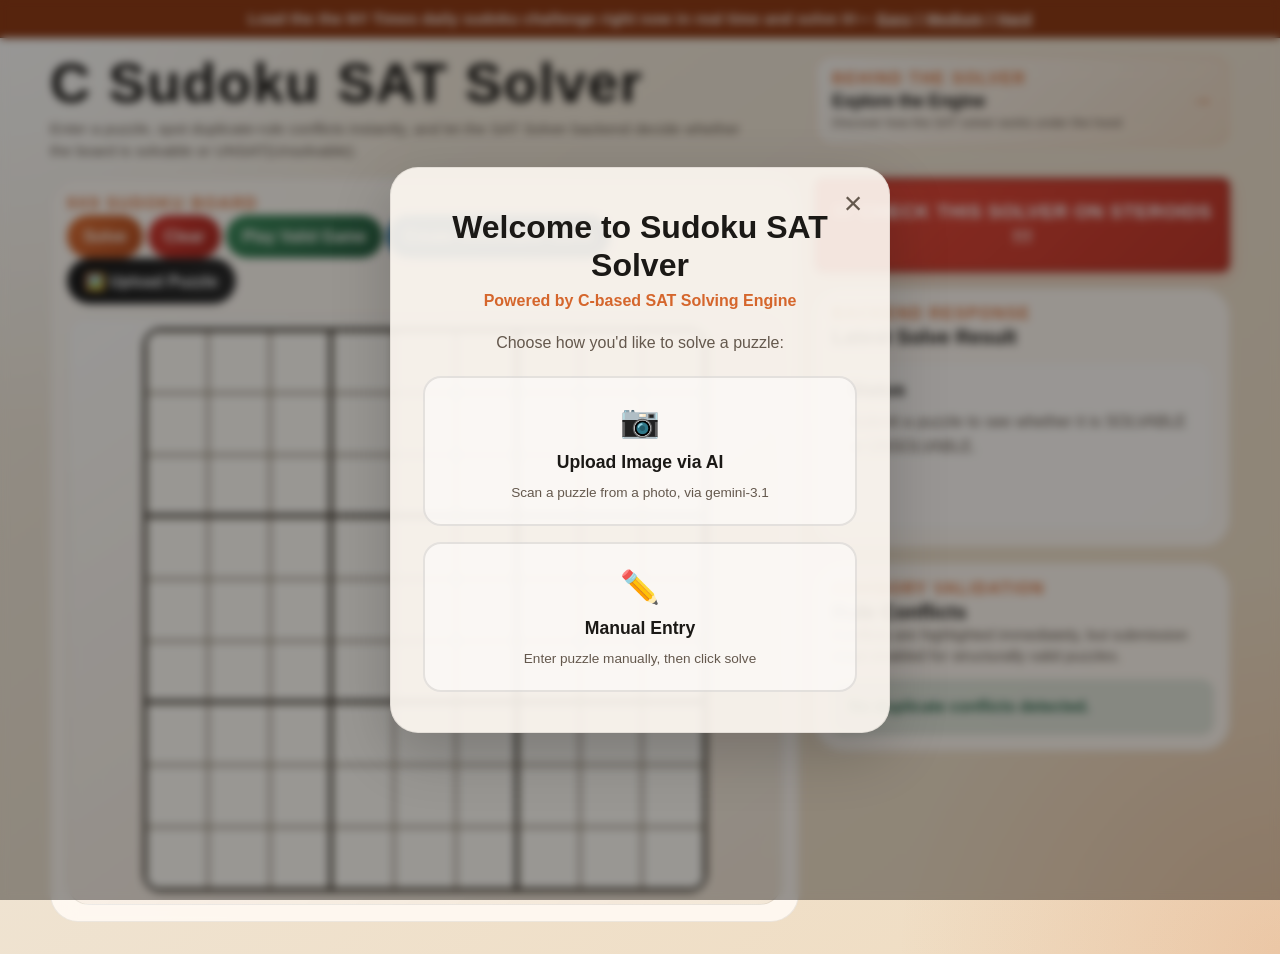
<file: sudoku_frontend/index.html>
﻿<!DOCTYPE html>
<html lang="en">

<head>
    <meta charset="UTF-8">
    <meta name="viewport" content="width=device-width, initial-scale=1.0">
    <title>Sudoku SAT Solver</title>
    <link rel="stylesheet" href="styles.css">
    <script>
        // Clear any animation states when page loads or returns from history
        window.addEventListener('pageshow', (event) => {
            document.body.classList.remove('page-flip-out');
            if (event.persisted) {
                // Page was restored from browser back button
                document.body.classList.add('page-flip-in');
                document.body.addEventListener('animationend', () => {
                    document.body.classList.remove('page-flip-in');
                }, { once: true });
            }
        });
        // Also clear on initial load
        document.body.classList.remove('page-flip-out');
    </script>
</head>

<body>
    <div class="nyt-challenge-banner">
        <span class="banner-text">Load the the NY Times daily sudoku challenge right now in real time and solve it!—
            <button id="ny-easy" class="difficulty-link">Easy</button> | <button id="ny-medium"
                class="difficulty-link">Medium</button> | <button id="ny-hard"
                class="difficulty-link">Hard</button></span>
    </div>

    <div class="page-shell">
        <header class="hero">
            <div class="hero-copy">
                <h1>C Sudoku SAT Solver</h1>
                <p class="hero-text">
                    Enter a puzzle, spot duplicate-rule conflicts instantly, and let the SAT Solver backend decide
                    whether the board is solvable or UNSAT(Unsolvable).
                </p>
            </div>
            <div class="hero-note">
                <div class="hero-note-content">
                    <p class="hero-note-label">Behind The Solver</p>
                    <h3 class="hero-note-title">Explore the Engine</h3>
                    <p class="hero-note-desc">Discover how the SAT solver works under the hood</p>
                </div>
                <div class="hero-note-icon">→</div>
            </div>
        </header>

        <main class="workspace">
            <section class="board-panel" aria-labelledby="board-title">
                <div class="panel-head">
                    <div>
                        <p class="panel-kicker">9x9 Sudoku Board</p>
                        <button id="solve-button" class="action-button primary" type="button">Solve</button>
                        <button id="clear-button" class="action-button danger" type="button">Clear</button>
                        <button id="sample-button" class="action-button positive" type="button">Play Valid Game</button>
                        <button id="sample-button-unsat" class="action-button info" type="button">Create Unsolvable
                            Game</button>
                        <button id="upload-puzzle-button" class="action-button upload-dark" type="button">🖼️ Upload
                            Puzzle</button>
                    </div>
                </div>

                <div class="board-frame">
                    <div id="sudoku-board" class="sudoku-board" role="grid" aria-label="Sudoku board"></div>
                </div>

            </section>

            <aside class="info-stack">
                <a href="async_demo.html" class="solver-steroids-btn">
                    !!! CHECK THIS SOLVER ON STEROIDS !!!
                </a>

                <section class="panel result-panel" aria-labelledby="result-title">
                    <div class="panel-head compact">
                        <div>
                            <p class="panel-kicker">Backend Response</p>
                            <h2 id="result-title">Latest Solve Result</h2>
                        </div>
                    </div>
                    <div id="result-box" class="result-box is-idle" role="status" aria-live="polite">
                        <p class="result-state">Enter a puzzle to solve or validate </p>
                        <p class="result-message">Submit a puzzle to see if it SOLVABLE, UNSOLVABLE or error
                            details here.</p>
                        <div class="result-meta" id="result-meta"></div>
                    </div>
                </section>

                <section class="panel advisory-panel" aria-labelledby="advisory-title">
                    <div class="panel-head compact">
                        <div>
                            <p class="panel-kicker">Advisory Validation</p>
                            <h2 id="advisory-title">Rule Conflicts</h2>
                            <p class="panel-copy">Conflicts are highlighted immediately, but submission stays enabled
                                for structurally valid puzzles.</p>
                        </div>
                    </div>
                    <div id="advisory-banner" class="status-banner status-ok" role="status" aria-live="polite">
                        No duplicate conflicts detected.
                    </div>
                    <ul id="advisory-list" class="message-list"></ul>
                </section>
            </aside>
        </main>

        <div id="welcome-modal" class="welcome-modal">
            <div class="modal-backdrop"></div>
            <div class="modal-content">
                <div class="modal-header">
                    <button id="modal-close-btn" class="modal-close-btn" type="button">&times;</button>
                    <h2>Welcome to Sudoku SAT Solver</h2>
                    <p class="modal-subtitle">Powered by C-based SAT Solving Engine</p>
                </div>
                <p class="modal-description">Choose how you'd like to solve a puzzle:</p>
                <div class="modal-buttons">
                    <button id="modal-upload-btn" class="modal-button upload-btn" type="button">
                        <span class="button-icon">📷</span>
                        <span class="button-text">Upload Image via AI</span>
                        <span class="button-subtext">Scan a puzzle from a photo, via gemini-3.1</span>
                    </button>
                    <button id="modal-manual-btn" class="modal-button manual-btn" type="button">
                        <span class="button-icon">✏️</span>
                        <span class="button-text">Manual Entry</span>
                        <span class="button-subtext">Enter puzzle manually, then click solve</span>
                    </button>
                </div>
            </div>
        </div>

        <div id="loading-modal" class="loading-modal">
            <div class="modal-backdrop"></div>
            <div class="loading-content">
                <div class="spinner"></div>
                <p class="loading-text">Loading image and extracting via Gemini 2.5 Flash Lite. This may take upto 20seconds. <br>Accuracy may vary, please correct any red cells(conflicts) by deleting them and then clicking solve.. </p>
            </div>
        </div>
    </div>

    <script src="sudoku.js"></script>
</body>

</html>
</file>
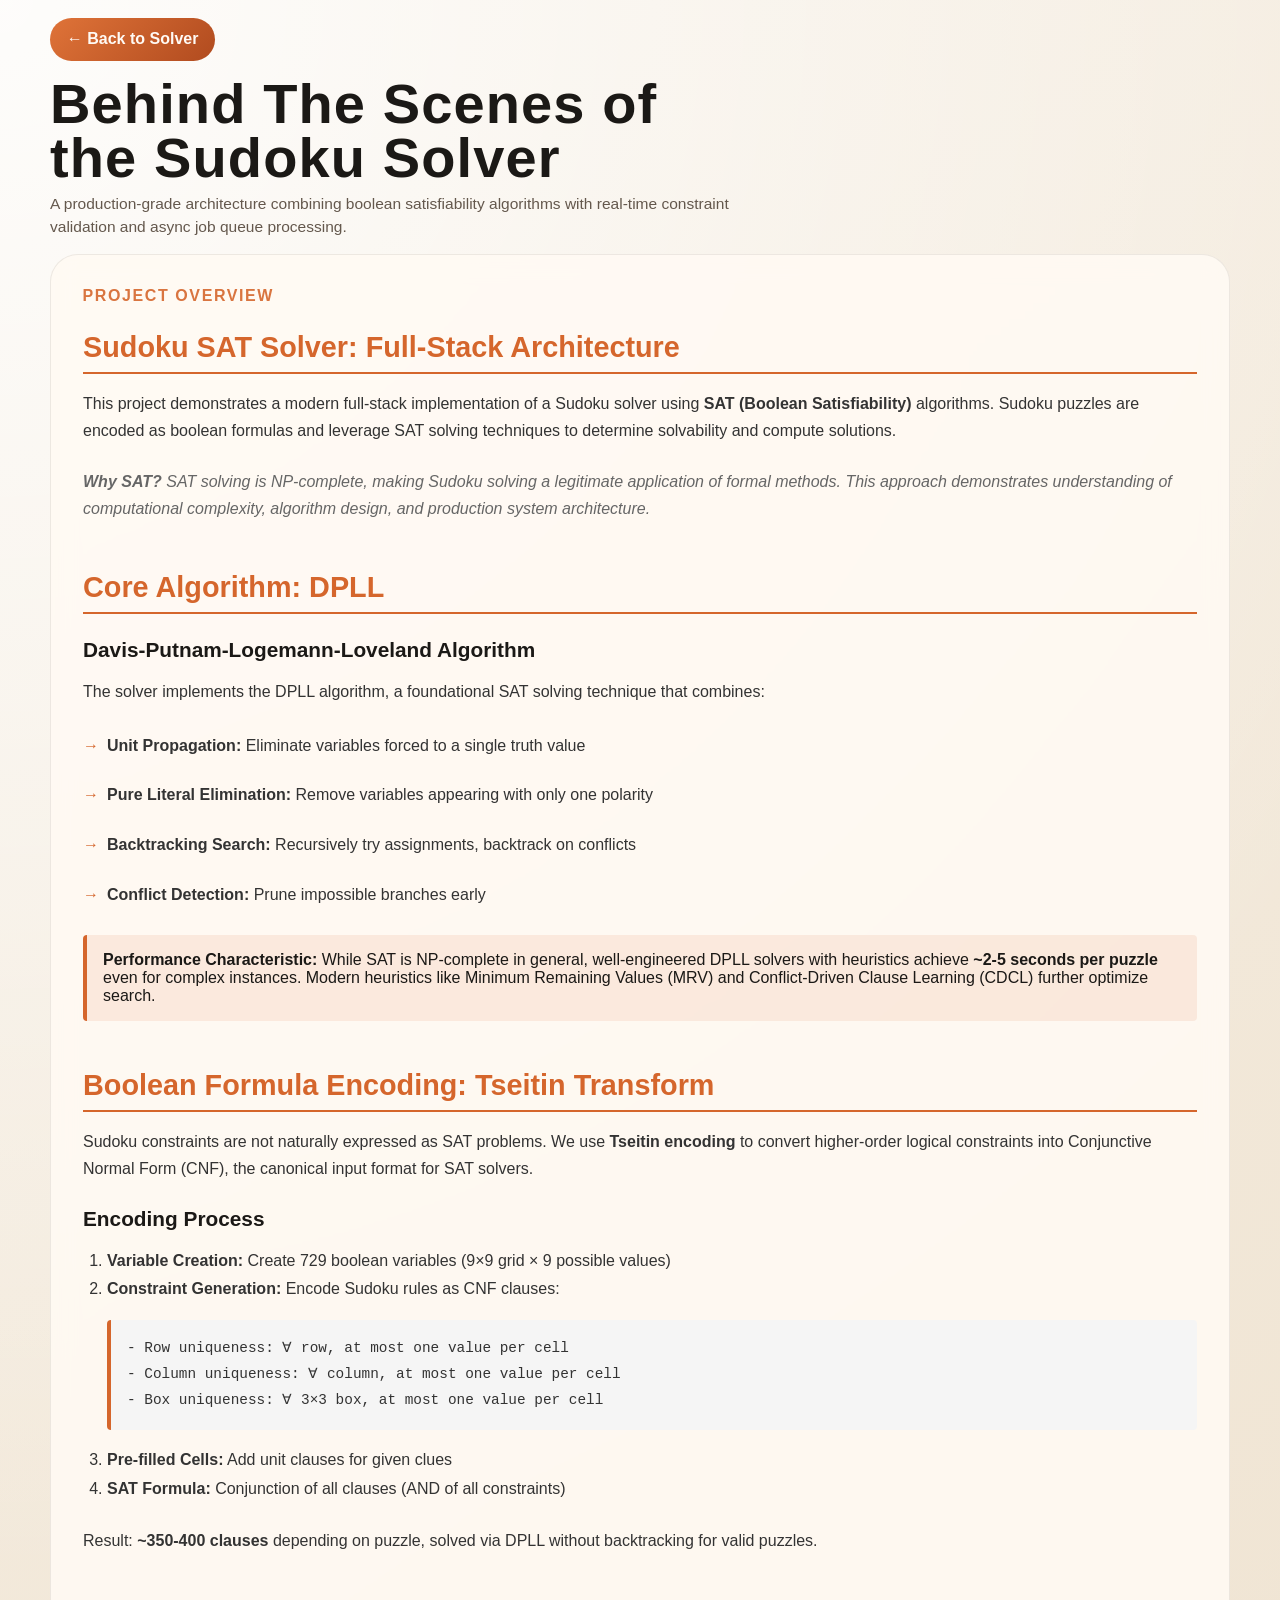
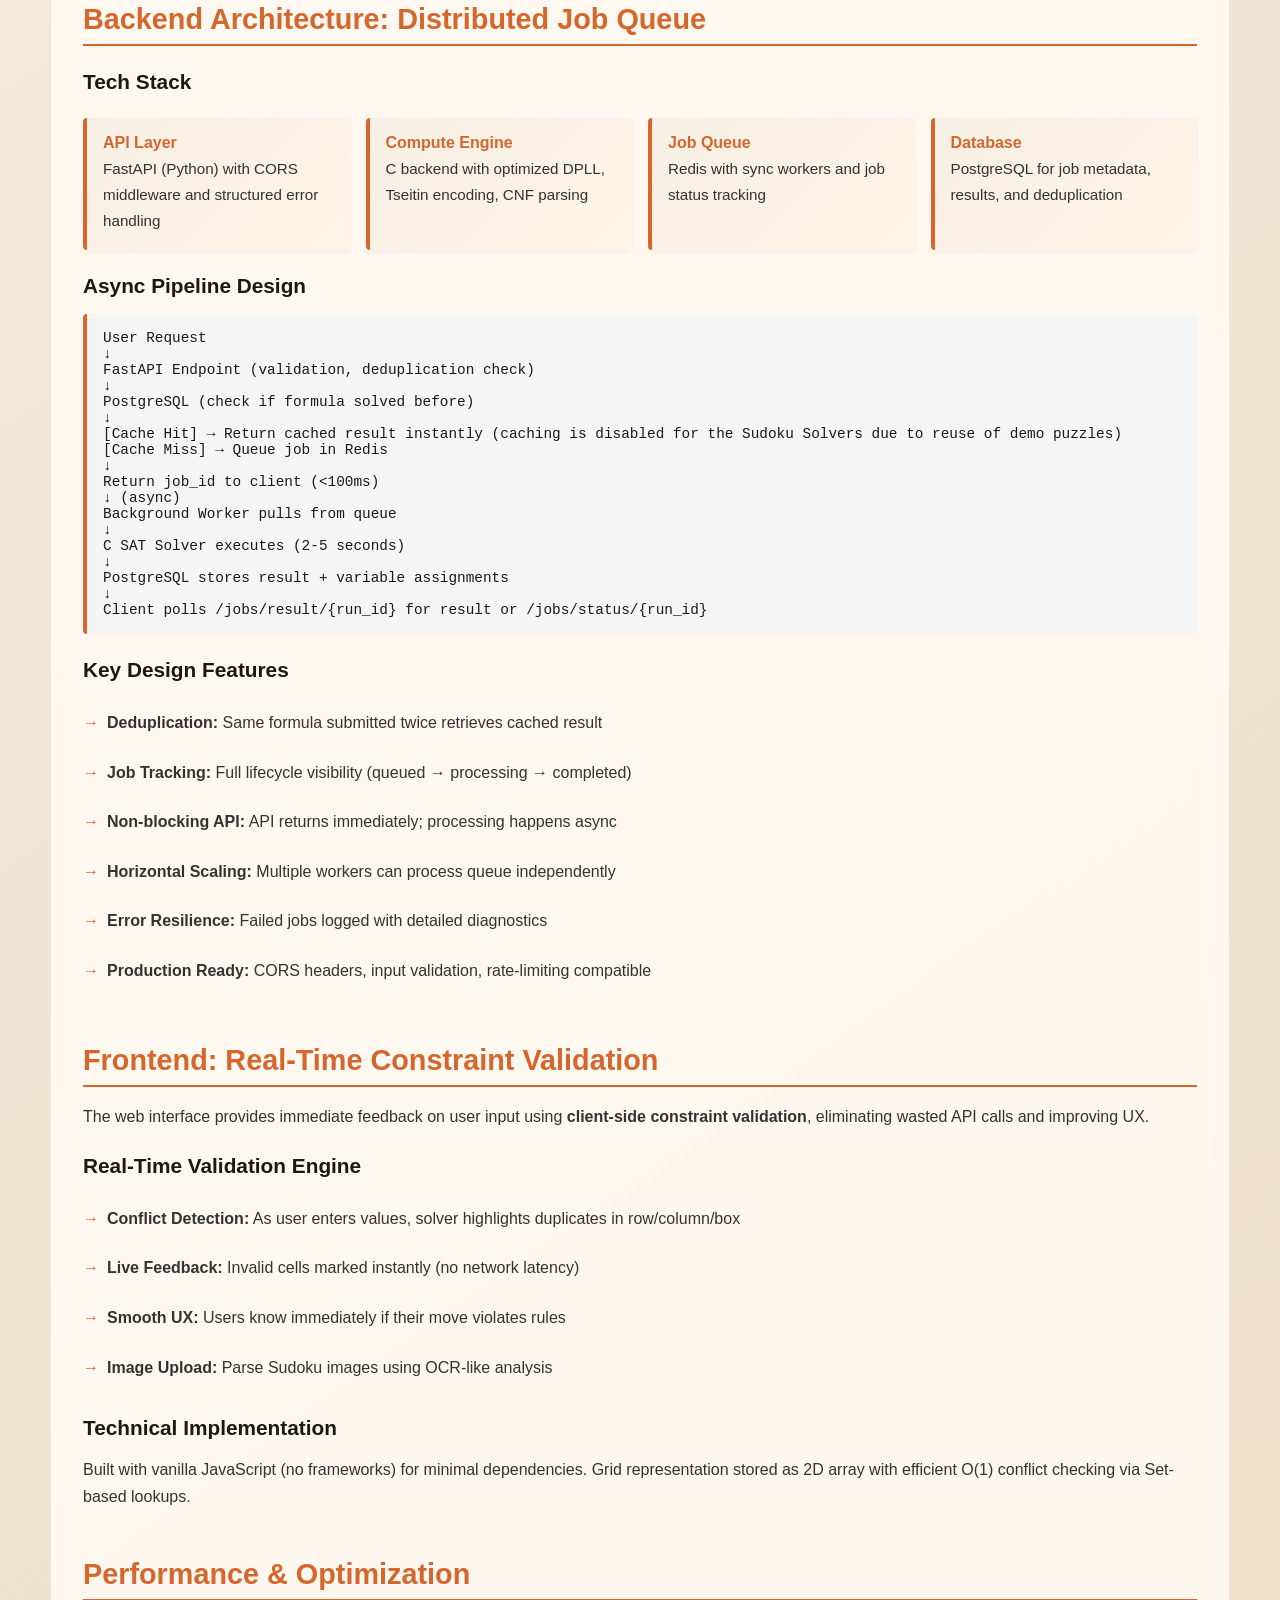
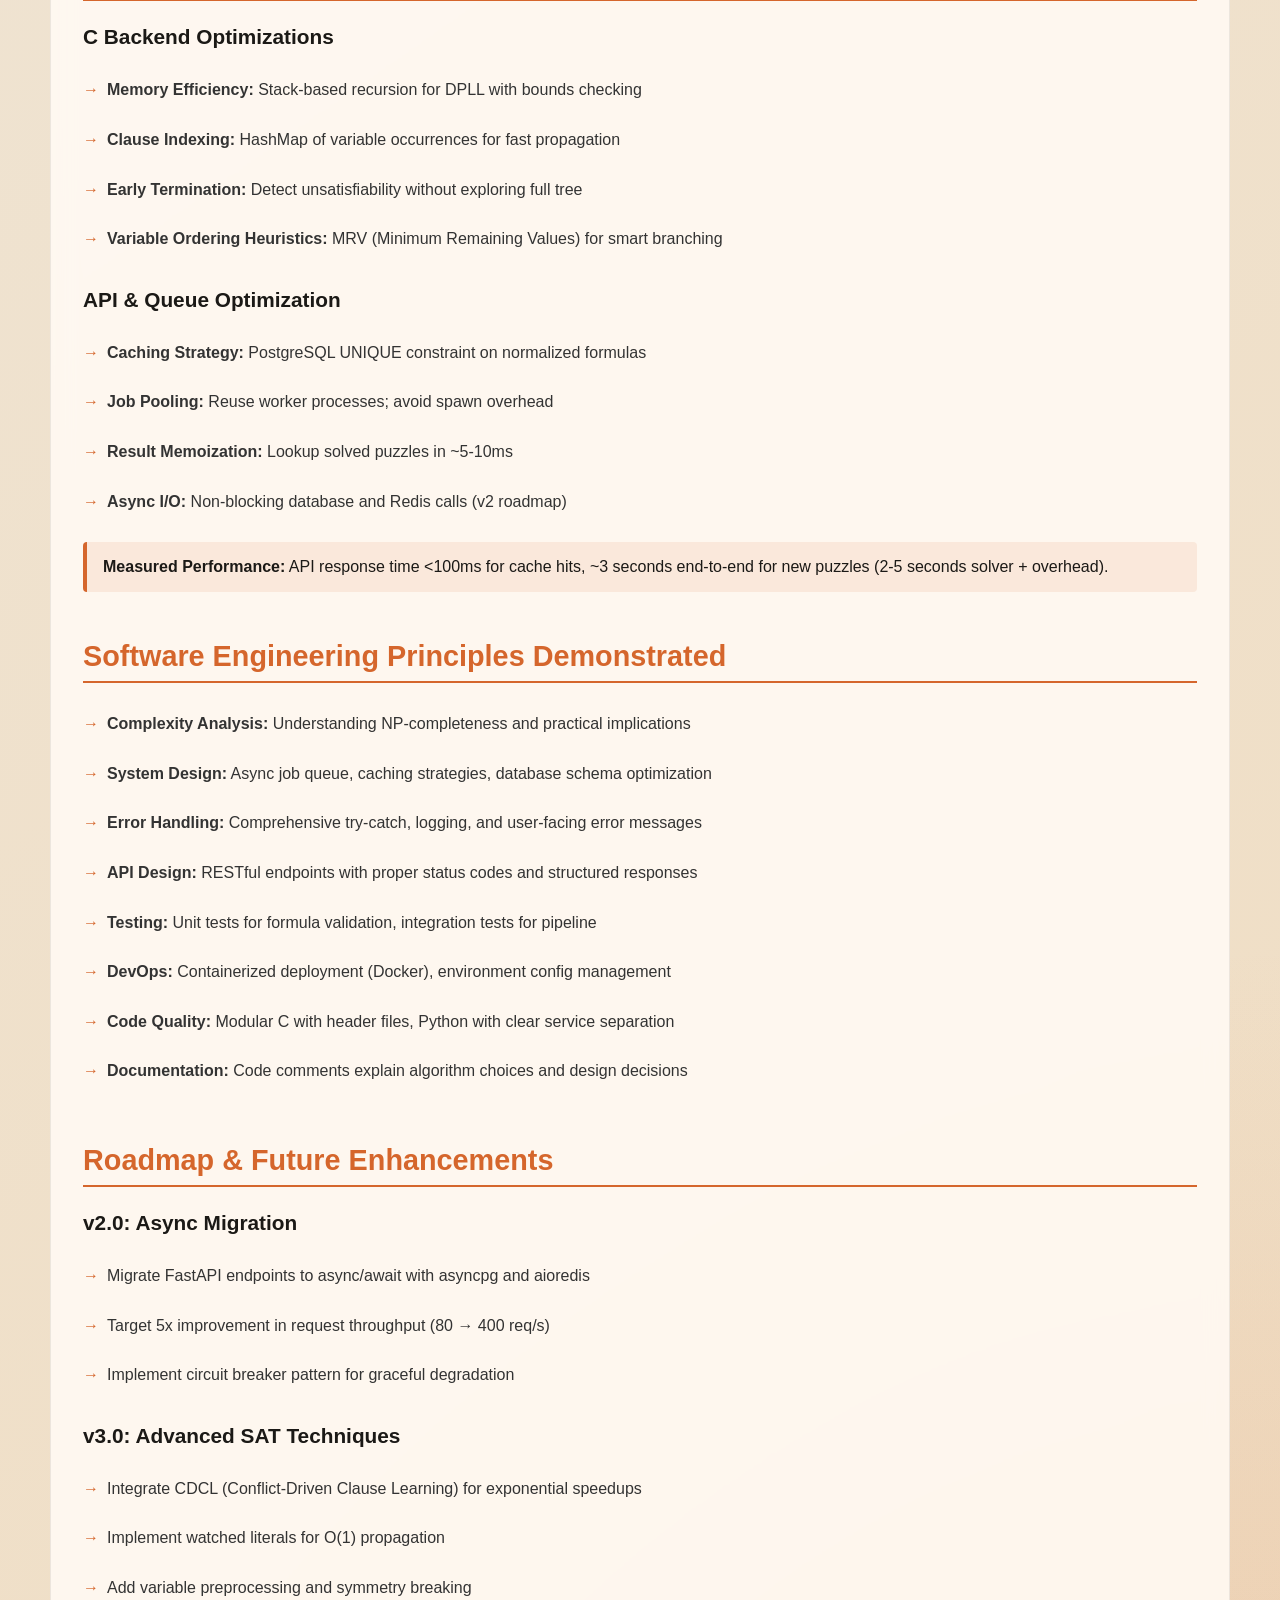
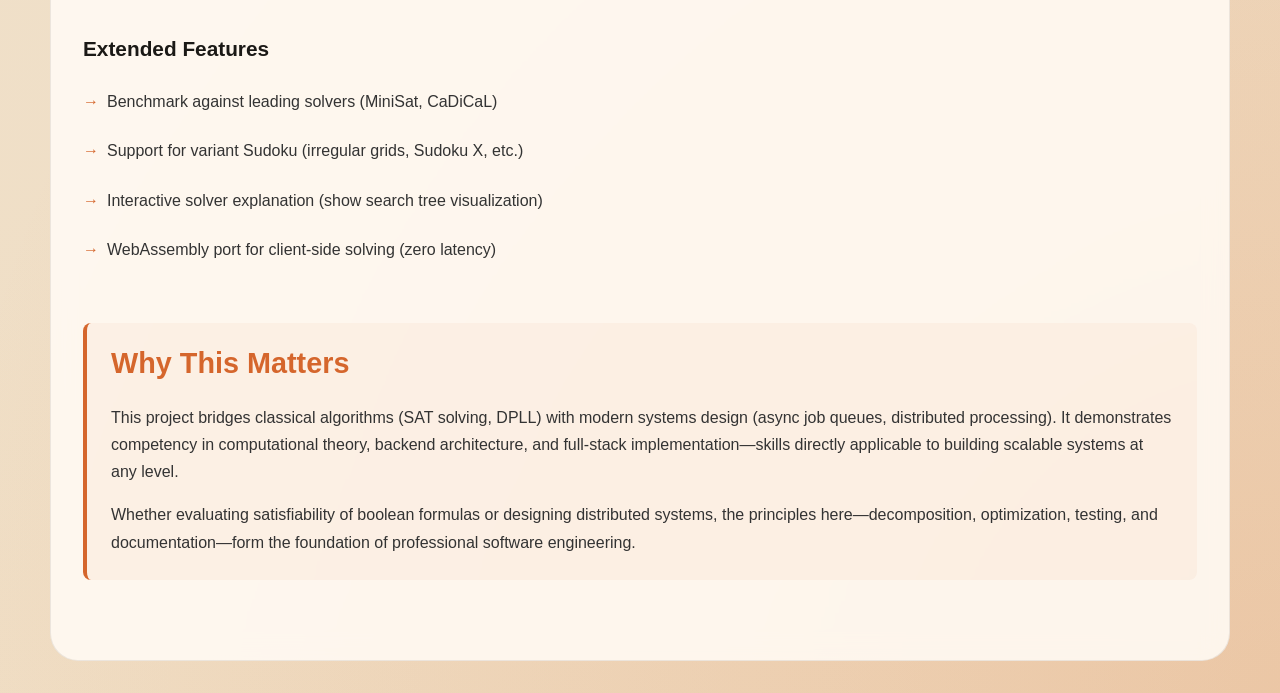
<file: sudoku_frontend/about.html>
<!DOCTYPE html>
<html lang="en">

<head>
    <meta charset="UTF-8">
    <meta name="viewport" content="width=device-width, initial-scale=1.0">
    <title>About - Sudoku SAT Solver</title>
    <link rel="stylesheet" href="styles.css">
    <style>
        /* Override workspace grid for full width on about page */
        .workspace {
            grid-template-columns: 1fr;
        }

        .board-panel {
            padding: 2rem;
        }

        .about-section {
            margin-bottom: 3rem;
        }

        .about-section h2 {
            color: var(--brand);
            font-size: 1.8rem;
            margin-bottom: 1rem;
            border-bottom: 2px solid var(--brand);
            padding-bottom: 0.5rem;
        }

        .about-section h3 {
            color: var(--dark);
            font-size: 1.3rem;
            margin-top: 1.5rem;
            margin-bottom: 0.75rem;
        }

        .about-section p {
            line-height: 1.7;
            color: #333;
            margin-bottom: 1rem;
        }

        .tech-grid {
            display: grid;
            grid-template-columns: repeat(auto-fit, minmax(200px, 1fr));
            gap: 1rem;
            margin: 1.5rem 0;
        }

        .tech-card {
            background: linear-gradient(135deg, #f6efe4 0%, #fff5e6 100%);
            border-left: 4px solid var(--brand);
            padding: 1rem;
            border-radius: 4px;
            box-shadow: 0 2px 4px rgba(0, 0, 0, 0.05);
        }

        .tech-card strong {
            color: var(--brand);
            display: block;
            margin-bottom: 0.3rem;
        }

        .tech-card p {
            margin: 0;
            font-size: 0.95rem;
        }

        .code-block {
            background: #f5f5f5;
            border-left: 4px solid var(--brand);
            padding: 1rem;
            margin: 1rem 0;
            font-family: 'Courier New', monospace;
            font-size: 0.9rem;
            overflow-x: auto;
            border-radius: 4px;
        }

        .algorithm-highlight {
            background: rgba(213, 102, 44, 0.1);
            border-left: 4px solid var(--brand);
            padding: 1rem;
            margin: 1rem 0;
            border-radius: 4px;
        }

        .feature-list {
            list-style: none;
            padding: 0;
        }

        .feature-list li {
            padding: 0.75rem 0;
            padding-left: 1.5rem;
            position: relative;
            color: #333;
            line-height: 1.6;
        }

        .feature-list li:before {
            content: "→";
            position: absolute;
            left: 0;
            color: var(--brand);
            font-weight: bold;
        }

        @media (max-width: 980px) {
            .about-section h2 {
                font-size: 1.5rem;
            }

            .tech-grid {
                grid-template-columns: 1fr;
            }
        }
    </style>
    <script>
        // Clear any animation states when page loads or returns from history
        window.addEventListener('pageshow', (event) => {
            document.body.classList.remove('page-flip-out');
            if (event.persisted) {
                // Page was restored from browser back button
                document.body.classList.add('page-flip-in');
                document.body.addEventListener('animationend', () => {
                    document.body.classList.remove('page-flip-in');
                }, { once: true });
            }
        });
        // Also clear on initial load
        document.body.classList.remove('page-flip-out');
    </script>
</head>

<body>
    <div class="page-shell">
        <header class="hero">
            <div class="hero-copy">
                <button id="back-button" class="action-button primary" style="margin-bottom: 1rem;">← Back to
                    Solver</button>
                <h1>Behind The Scenes of the Sudoku Solver</h1>
                <p class="hero-text">
                    A production-grade architecture combining boolean satisfiability algorithms with real-time
                    constraint validation and async job queue processing.
                </p>
            </div>
        </header>

        <main class="workspace">
            <section class="board-panel">
                <div class="panel-head">
                    <div>
                        <p class="panel-kicker">Project Overview</p>
                    </div>
                </div>
                <!-- Project Overview -->
                <div class="about-section">
                    <h2>Sudoku SAT Solver: Full-Stack Architecture</h2>
                    <p>
                        This project demonstrates a modern full-stack implementation of a Sudoku solver using
                        <strong>SAT (Boolean Satisfiability)</strong> algorithms. Sudoku puzzles are encoded as boolean
                        formulas and leverage
                        SAT solving techniques to determine solvability and compute solutions.
                    </p>
                    <p style="margin-top: 1.5rem; font-style: italic; color: #666;">
                        <strong>Why SAT?</strong> SAT solving is NP-complete, making Sudoku solving a legitimate
                        application of formal methods. This approach demonstrates understanding of computational
                        complexity, algorithm design, and production system architecture.
                    </p>
                </div>

                <!-- Core Algorithm: DPLL -->
                <div class="about-section">
                    <h2>Core Algorithm: DPLL</h2>
                    <h3>Davis-Putnam-Logemann-Loveland Algorithm</h3>
                    <p>
                        The solver implements the DPLL algorithm, a foundational SAT solving technique that combines:
                    </p>
                    <ul class="feature-list">
                        <li><strong>Unit Propagation:</strong> Eliminate variables forced to a single truth value</li>
                        <li><strong>Pure Literal Elimination:</strong> Remove variables appearing with only one polarity
                        </li>
                        <li><strong>Backtracking Search:</strong> Recursively try assignments, backtrack on conflicts
                        </li>
                        <li><strong>Conflict Detection:</strong> Prune impossible branches early</li>
                    </ul>

                    <div class="algorithm-highlight">
                        <strong>Performance Characteristic:</strong> While SAT is NP-complete in general,
                        well-engineered DPLL solvers with heuristics achieve <strong>~2-5 seconds per puzzle</strong>
                        even for complex instances. Modern heuristics like Minimum Remaining Values (MRV) and
                        Conflict-Driven Clause Learning (CDCL) further optimize search.
                    </div>
                </div>

                <!-- Tseitin Encoding -->
                <div class="about-section">
                    <h2>Boolean Formula Encoding: Tseitin Transform</h2>
                    <p>
                        Sudoku constraints are not naturally expressed as SAT problems. We use <strong>Tseitin
                            encoding</strong> to convert higher-order logical constraints into Conjunctive Normal Form
                        (CNF), the canonical input format for SAT solvers.
                    </p>

                    <h3>Encoding Process</h3>
                    <ol style="padding-left: 1.5rem; color: #333; line-height: 1.8;">
                        <li><strong>Variable Creation:</strong> Create 729 boolean variables (9×9 grid × 9 possible
                            values)</li>
                        <li><strong>Constraint Generation:</strong> Encode Sudoku rules as CNF clauses:
                            <div class="code-block">
                                - Row uniqueness: ∀ row, at most one value per cell<br />
                                - Column uniqueness: ∀ column, at most one value per cell<br />
                                - Box uniqueness: ∀ 3×3 box, at most one value per cell
                            </div>
                        </li>
                        <li><strong>Pre-filled Cells:</strong> Add unit clauses for given clues</li>
                        <li><strong>SAT Formula:</strong> Conjunction of all clauses (AND of all constraints)</li>
                    </ol>

                    <p style="margin-top: 1.5rem;">
                        Result: <strong>~350-400 clauses</strong> depending on puzzle, solved via DPLL without
                        backtracking for valid puzzles.
                    </p>
                </div>

                <!-- Backend Architecture -->
                <div class="about-section">
                    <h2>Backend Architecture: Distributed Job Queue</h2>
                    <h3>Tech Stack</h3>
                    <div class="tech-grid">
                        <div class="tech-card">
                            <strong>API Layer</strong>
                            <p>FastAPI (Python) with CORS middleware and structured error handling</p>
                        </div>
                        <div class="tech-card">
                            <strong>Compute Engine</strong>
                            <p>C backend with optimized DPLL, Tseitin encoding, CNF parsing</p>
                        </div>
                        <div class="tech-card">
                            <strong>Job Queue</strong>
                            <p>Redis with sync workers and job status tracking</p>
                        </div>
                        <div class="tech-card">
                            <strong>Database</strong>
                            <p>PostgreSQL for job metadata, results, and deduplication</p>
                        </div>
                    </div>

                    <h3>Async Pipeline Design</h3>
                    <div class="code-block">
                        User Request<br />
                        ↓<br />
                        FastAPI Endpoint (validation, deduplication check)<br />
                        ↓<br />
                        PostgreSQL (check if formula solved before)<br />
                        ↓<br />
                        [Cache Hit] → Return cached result instantly (caching is disabled for the Sudoku Solvers due to
                        reuse of demo puzzles)<br />
                        [Cache Miss] → Queue job in Redis<br />
                        ↓<br />
                        Return job_id to client (&lt;100ms)<br />
                        ↓ (async)<br />
                        Background Worker pulls from queue<br />
                        ↓<br />
                        C SAT Solver executes (2-5 seconds)<br />
                        ↓<br />
                        PostgreSQL stores result + variable assignments<br />
                        ↓<br />
                        Client polls /jobs/result/{run_id} for result or /jobs/status/{run_id}
                    </div>

                    <h3>Key Design Features</h3>
                    <ul class="feature-list">
                        <li><strong>Deduplication:</strong> Same formula submitted twice retrieves cached result</li>
                        <li><strong>Job Tracking:</strong> Full lifecycle visibility (queued → processing → completed)
                        </li>
                        <li><strong>Non-blocking API:</strong> API returns immediately; processing happens async</li>
                        <li><strong>Horizontal Scaling:</strong> Multiple workers can process queue independently</li>
                        <li><strong>Error Resilience:</strong> Failed jobs logged with detailed diagnostics</li>
                        <li><strong>Production Ready:</strong> CORS headers, input validation, rate-limiting compatible
                        </li>
                    </ul>
                </div>

                <!-- Frontend Implementation -->
                <div class="about-section">
                    <h2>Frontend: Real-Time Constraint Validation</h2>
                    <p>
                        The web interface provides immediate feedback on user input using <strong>client-side constraint
                            validation</strong>, eliminating wasted API calls and improving UX.
                    </p>

                    <h3>Real-Time Validation Engine</h3>
                    <ul class="feature-list">
                        <li><strong>Conflict Detection:</strong> As user enters values, solver highlights duplicates in
                            row/column/box</li>
                        <li><strong>Live Feedback:</strong> Invalid cells marked instantly (no network latency)</li>
                        <li><strong>Smooth UX:</strong> Users know immediately if their move violates rules</li>
                        <li><strong>Image Upload:</strong> Parse Sudoku images using OCR-like analysis</li>
                    </ul>

                    <h3>Technical Implementation</h3>
                    <p>
                        Built with vanilla JavaScript (no frameworks) for minimal dependencies. Grid representation
                        stored as 2D array with efficient O(1) conflict checking via Set-based lookups.
                    </p>
                </div>

                <!-- Performance & Optimization -->
                <div class="about-section">
                    <h2>Performance & Optimization</h2>

                    <h3>C Backend Optimizations</h3>
                    <ul class="feature-list">
                        <li><strong>Memory Efficiency:</strong> Stack-based recursion for DPLL with bounds checking</li>
                        <li><strong>Clause Indexing:</strong> HashMap of variable occurrences for fast propagation</li>
                        <li><strong>Early Termination:</strong> Detect unsatisfiability without exploring full tree</li>
                        <li><strong>Variable Ordering Heuristics:</strong> MRV (Minimum Remaining Values) for smart
                            branching</li>
                    </ul>

                    <h3>API & Queue Optimization</h3>
                    <ul class="feature-list">
                        <li><strong>Caching Strategy:</strong> PostgreSQL UNIQUE constraint on normalized formulas</li>
                        <li><strong>Job Pooling:</strong> Reuse worker processes; avoid spawn overhead</li>
                        <li><strong>Result Memoization:</strong> Lookup solved puzzles in ~5-10ms</li>
                        <li><strong>Async I/O:</strong> Non-blocking database and Redis calls (v2 roadmap)</li>
                    </ul>

                    <div class="algorithm-highlight">
                        <strong>Measured Performance:</strong> API response time &lt;100ms for cache hits, ~3 seconds
                        end-to-end for new puzzles (2-5 seconds solver + overhead).
                    </div>
                </div>

                <!-- Engineering Lessons -->
                <div class="about-section">
                    <h2>Software Engineering Principles Demonstrated</h2>
                    <ul class="feature-list">
                        <li><strong>Complexity Analysis:</strong> Understanding NP-completeness and practical
                            implications</li>
                        <li><strong>System Design:</strong> Async job queue, caching strategies, database schema
                            optimization</li>
                        <li><strong>Error Handling:</strong> Comprehensive try-catch, logging, and user-facing error
                            messages</li>
                        <li><strong>API Design:</strong> RESTful endpoints with proper status codes and structured
                            responses</li>
                        <li><strong>Testing:</strong> Unit tests for formula validation, integration tests for pipeline
                        </li>
                        <li><strong>DevOps:</strong> Containerized deployment (Docker), environment config management
                        </li>
                        <li><strong>Code Quality:</strong> Modular C with header files, Python with clear service
                            separation</li>
                        <li><strong>Documentation:</strong> Code comments explain algorithm choices and design decisions
                        </li>
                    </ul>
                </div>

                <!-- What's Next -->
                <div class="about-section">
                    <h2>Roadmap & Future Enhancements</h2>
                    <h3>v2.0: Async Migration</h3>
                    <ul class="feature-list">
                        <li>Migrate FastAPI endpoints to async/await with asyncpg and aioredis</li>
                        <li>Target 5x improvement in request throughput (80 → 400 req/s)</li>
                        <li>Implement circuit breaker pattern for graceful degradation</li>
                    </ul>

                    <h3>v3.0: Advanced SAT Techniques</h3>
                    <ul class="feature-list">
                        <li>Integrate CDCL (Conflict-Driven Clause Learning) for exponential speedups</li>
                        <li>Implement watched literals for O(1) propagation</li>
                        <li>Add variable preprocessing and symmetry breaking</li>
                    </ul>

                    <h3>Extended Features</h3>
                    <ul class="feature-list">
                        <li>Benchmark against leading solvers (MiniSat, CaDiCaL)</li>
                        <li>Support for variant Sudoku (irregular grids, Sudoku X, etc.)</li>
                        <li>Interactive solver explanation (show search tree visualization)</li>
                        <li>WebAssembly port for client-side solving (zero latency)</li>
                    </ul>
                </div>

                <!-- Conclusion -->
                <div class="about-section"
                    style="background: rgba(213, 102, 44, 0.05); padding: 1.5rem; border-radius: 8px; border-left: 4px solid var(--brand);">
                    <h2 style="border: none; margin-top: 0;">Why This Matters</h2>
                    <p>
                        This project bridges classical algorithms (SAT solving, DPLL) with modern systems design (async
                        job queues, distributed processing). It demonstrates competency in computational theory, backend
                        architecture, and full-stack implementation—skills directly applicable to building scalable
                        systems at any level.
                    </p>
                    <p style="margin: 0;">
                        Whether evaluating satisfiability of boolean formulas or designing distributed systems, the
                        principles here—decomposition, optimization, testing, and documentation—form the foundation of
                        professional software engineering.
                    </p>
                </div>
            </section>
        </main>
    </div>

    <script>
        document.getElementById("back-button").addEventListener("click", () => {
            document.body.classList.add("page-flip-out");
            setTimeout(() => {
                history.back();
            }, 300);
        });
    </script>
</body>

</html>
</file>
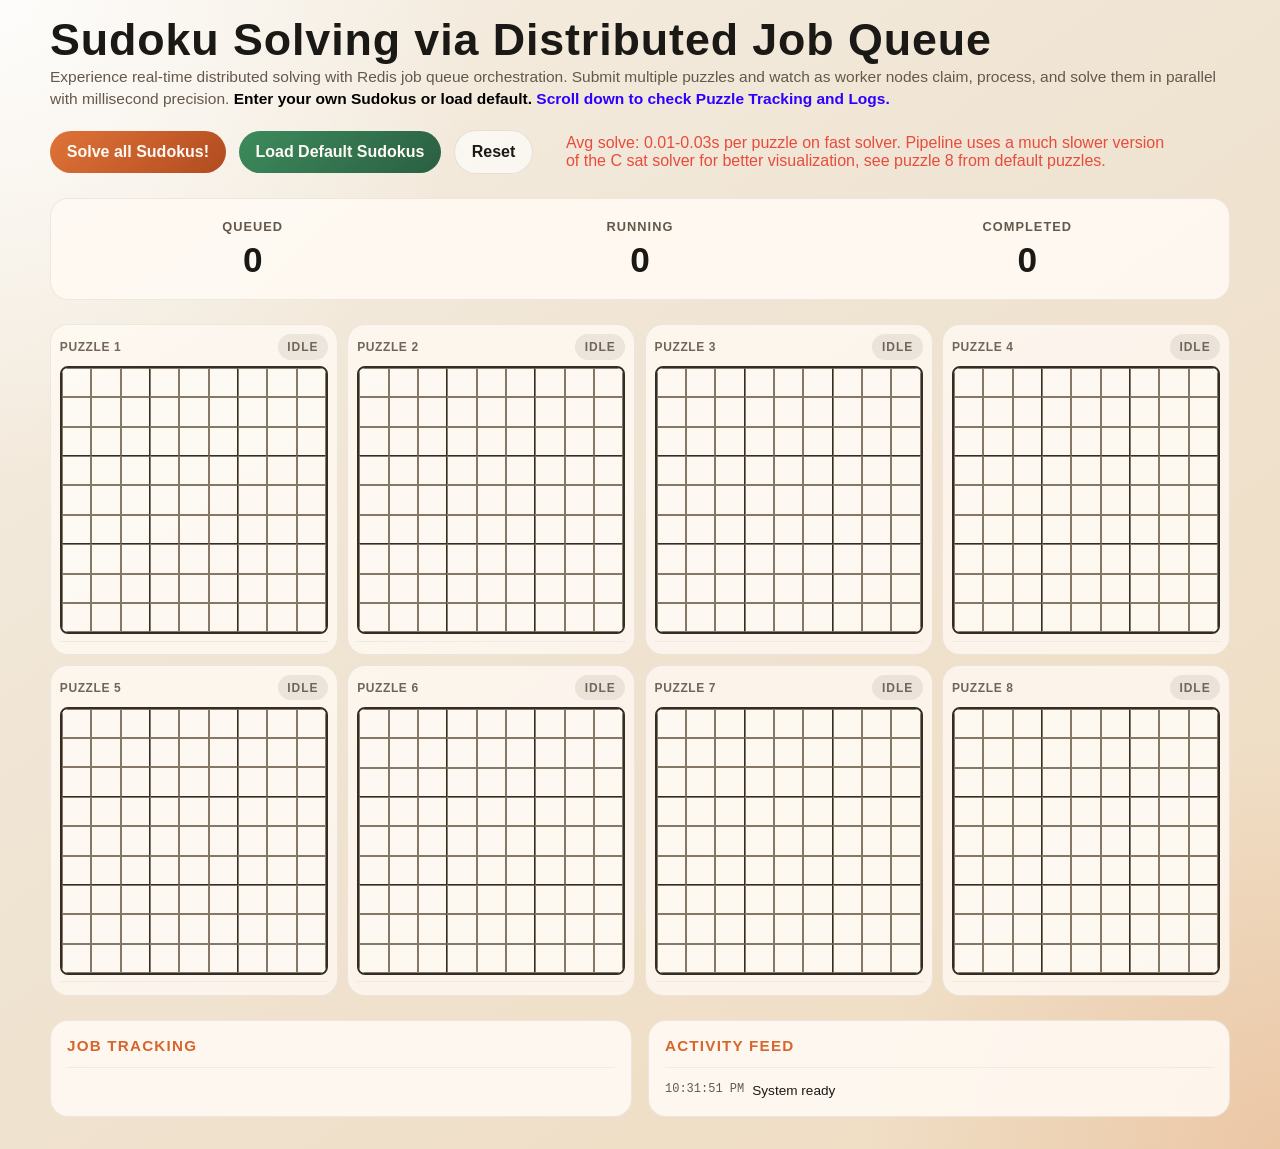
<file: sudoku_frontend/async_demo.html>
<!DOCTYPE html>
<html lang="en">

<head>
    <meta charset="UTF-8">
    <meta name="viewport" content="width=device-width, initial-scale=1.0">
    <title>Distributed Solver Demo</title>
    <link rel="stylesheet" href="styles.css">
    <link rel="stylesheet" href="newstyle.css">
</head>

<body>
    <div class="page-shell">
        <div class="demo-header">
            <h1 class="demo-title">Sudoku Solving via Distributed Job Queue</h1>
            <p class="demo-subtitle">
                Experience real-time distributed solving with Redis job queue orchestration. Submit multiple puzzles and
                watch as worker nodes claim, process, and solve them in parallel with millisecond precision.
                <span style="color: #000000;"><strong>Enter your own Sudokus or load default.</strong></span>
                <span style="color: #2f00ff;"><strong>Scroll down to check Puzzle Tracking and Logs.</strong></span>
            </p>
            <div class="demo-controls">
                <button id="demo-run-btn" class="action-button primary" type="button">Solve all Sudokus!</button>
                <button id="load-default-btn" class="action-button positive" type="button">Load Default Sudokus</button>
                <button id="demo-reset-btn" class="action-button secondary" type="button">Reset</button>
                <span
                    style="color: #e74c3c; display: inline-block; margin-left: 20px; font-size: 16px; max-width: 600px; word-wrap: break-word; white-space: normal;">
                    Avg solve: 0.01-0.03s per puzzle on fast solver. Pipeline uses a much slower version of the C sat
                    solver for better visualization, see puzzle 8 from default puzzles.
                </span>
            </div>
        </div>

        <div class="demo-content">
            <!-- Queue Status: Horizontal bar -->
            <div class="queue-status-bar">
                <div class="queue-stat-item">
                    <p class="queue-stat-label">Queued</p>
                    <p class="queue-stat-value" id="queue-count">0</p>
                </div>
                <div class="queue-stat-item">
                    <p class="queue-stat-label">Running</p>
                    <p class="queue-stat-value" id="running-count">0</p>
                </div>
                <div class="queue-stat-item">
                    <p class="queue-stat-label">Completed</p>
                    <p class="queue-stat-value" id="completed-count">0</p>
                </div>
            </div>

            <!-- Puzzle Wall: 8 mini boards in 4x2 grid -->
            <div class="puzzle-wall" id="puzzle-wall"></div>

            <!-- System Panels: Job Tracking and Activity Log -->
            <div class="system-panels" id="system-panels">
                <!-- Job Tracking -->
                <div class="system-panel">
                    <div class="system-panel-header">
                        <h3 class="system-panel-title">Job Tracking</h3>
                    </div>
                    <div class="worker-list" id="worker-list"></div>
                </div>

                <!-- Activity Log -->
                <div class="system-panel activity-log-panel">
                    <div class="system-panel-header">
                        <h3 class="system-panel-title">Activity Feed</h3>
                    </div>
                    <div class="activity-list" id="activity-list">
                        <div class="activity-item">
                            <span class="activity-time">Ready</span>
                            <span class="activity-msg">System ready for demo</span>
                        </div>
                    </div>
                </div>
            </div>
        </div>
    </div>
    <script src="asyncdemo.js"></script>
</body>

</html>
</file>
<file: sudoku_frontend/styles.css>
﻿:root {
    --bg: #f6efe4;
    --bg-accent: #f0dcc0;
    --surface: rgba(255, 250, 243, 0.9);
    --surface-strong: #fffdf9;
    --ink: #1b1916;
    --muted: #64584d;
    --board-line: #7a6d5b;
    --board-heavy: #1f1a13;
    --brand: #d5662c;
    --brand-deep: #8f3c17;
    --good: #2f6a4f;
    --good-soft: rgba(47, 106, 79, 0.14);
    --warn: #9f4a2d;
    --warn-soft: rgba(183, 77, 39, 0.16);
    --danger: #8f231f;
    --shadow: 0 20px 50px rgba(67, 48, 22, 0.14);
    --radius-xl: 28px;
    --radius-lg: 18px;
    --radius-md: 12px;
    --layout-gap: 1rem;
}

* {
    box-sizing: border-box;
}

.nyt-challenge-banner {
    background: #8f3c17;
    padding: 0.6rem 0;
    text-align: center;
    border-bottom: 1px solid #6b2a0f;
}

.banner-text {
    color: #fffaf5;
    font-weight: 600;
    font-size: 0.95rem;
    letter-spacing: 0.3px;
}

.difficulty-link {
    background: none;
    border: none;
    color: inherit;
    font: inherit;
    padding: 0;
    cursor: pointer;
    text-decoration: underline;
    display: inline;
}

html,
body {
    margin: 0;
    min-height: 100%;
}

body {
    background:
        radial-gradient(circle at top left, rgba(255, 255, 255, 0.85), transparent 28%),
        radial-gradient(circle at bottom right, rgba(213, 102, 44, 0.18), transparent 24%),
        linear-gradient(145deg, var(--bg) 0%, #efe3d1 48%, var(--bg-accent) 100%);
    color: var(--ink);
    font-family: "Trebuchet MS", "Gill Sans", "Segoe UI Variable Display", sans-serif;
}

button,
input {
    font: inherit;
}

.page-shell {
    width: min(1180px, calc(100% - 2rem));
    margin: 0 auto;
    padding: 1.1rem 0 2rem;
}

.hero {
    display: grid;
    grid-template-columns: minmax(0, 1.3fr) minmax(300px, 0.72fr);
    gap: var(--layout-gap);
    align-items: flex-start;
    margin-bottom: 1rem;
}

.hero-copy {
    max-width: 700px;
}

.eyebrow,
.panel-kicker,
.hero-note-label {
    margin: 0 0 0.15rem;
    text-transform: uppercase;
    letter-spacing: 0.1em;
    font-size: 1rem;
    color: var(--brand);
    font-weight: 700;
    opacity: 0.9;
}

.hero-note-title {
    margin: 0 0 0.2rem;
    font-size: 1.1rem;
    font-weight: 700;
    color: var(--ink);
    line-height: 1.2;
    letter-spacing: -0.02em;
}

.hero-note-desc {
    margin: 0;
    font-size: 0.8rem;
    color: var(--muted);
    line-height: 1.3;
    transition: color 280ms ease;
}

.hero-note:hover .hero-note-desc {
    color: var(--ink);
}

.hero h1 {
    margin: 0;
    font-family: "Avenir Next Condensed", "Franklin Gothic Medium", "Trebuchet MS", sans-serif;
    font-size: clamp(2.2rem, 5vw, 3.5rem);
    letter-spacing: 0.02em;
    line-height: 0.98;
}

.hero-text,
.panel-copy,
.result-message,
.message-list,
.hero-note-value {
    color: var(--muted);
}

.hero-text {
    margin: 0.45rem 0 0;
    font-size: 0.97rem;
    line-height: 1.42;
}

.hero-note {
    min-width: 160px;
    padding: 0.85rem 1rem;
    background: linear-gradient(135deg, rgba(255, 255, 255, 0.65) 0%, rgba(213, 102, 44, 0.08) 100%);
    border: 1.5px solid rgba(213, 102, 44, 0.25);
    border-radius: var(--radius-lg);
    backdrop-filter: blur(12px);
    display: flex;
    justify-content: space-between;
    align-items: center;
    gap: 0.8rem;
    cursor: pointer;
    transition: all 280ms cubic-bezier(0.34, 1.56, 0.64, 1);
    position: relative;
    overflow: hidden;
}

.hero-note::before {
    content: '';
    position: absolute;
    top: 0;
    left: -100%;
    width: 100%;
    height: 100%;
    background: linear-gradient(90deg, transparent, rgba(255, 255, 255, 0.3), transparent);
    transition: left 500ms ease;
}

.hero-note:hover {
    border-color: rgba(213, 102, 44, 0.45);
    background: linear-gradient(135deg, rgba(255, 255, 255, 0.8) 0%, rgba(213, 102, 44, 0.14) 100%);
    transform: translateY(-4px);
}

.hero-note:hover::before {
    left: 100%;
}

.hero-note-content {
    flex: 1;
}

.hero-note-icon {
    font-size: 1.4rem;
    color: var(--brand);
    font-weight: 700;
    transition: transform 280ms cubic-bezier(0.34, 1.56, 0.64, 1);
    flex-shrink: 0;
}

.hero-note:hover .hero-note-icon {
    transform: translateX(6px);
}

.hero-note-value {
    display: block;
    font-family: "Cascadia Code", "Consolas", monospace;
    font-size: 0.95rem;
    color: var(--ink);
}

.workspace {
    display: grid;
    grid-template-columns: minmax(0, 1.3fr) minmax(300px, 0.72fr);
    gap: var(--layout-gap);
    align-items: start;
}

.board-panel,
.panel {
    background: var(--surface);
    border: 1px solid rgba(31, 26, 19, 0.08);
    border-radius: var(--radius-xl);
    backdrop-filter: blur(12px);
}

.board-panel {
    padding: 1rem;
}

.panel {
    padding: 1rem;
}

.panel-head {
    display: flex;
    justify-content: space-between;
    gap: 1rem;
    align-items: flex-start;
    margin-bottom: 0.75rem;
}

.panel-head.compact {
    margin-bottom: 0.85rem;
}

.panel-head h2 {
    margin: 0;
    font-size: 1.25rem;
}

.panel-copy {
    margin: 0;
    line-height: 1.4;
    font-size: 0.95rem;
}

.board-frame {
    display: flex;
    justify-content: center;
    align-items: center;
    background: linear-gradient(145deg, rgba(255, 255, 255, 0.6), rgba(238, 223, 204, 0.72));
    border: 1px solid rgba(31, 26, 19, 0.08);
    border-radius: calc(var(--radius-xl) - 6px);
    padding: clamp(0.4rem, 1vw, 0.7rem);
}

.sudoku-board {
    display: grid;
    grid-template-columns: repeat(9, minmax(0, 1fr));
    width: min(100%, 35.25rem);
    border: 3px solid var(--board-heavy);
    border-radius: 18px;
    overflow: hidden;
    background: var(--surface-strong);
}

.sudoku-cell {
    width: 100%;
    aspect-ratio: 1 / 1;
    border: 1px solid var(--board-line);
    background: rgba(255, 252, 247, 0.92);
    color: var(--ink);
    text-align: center;
    font-family: "Avenir Next Condensed", "Franklin Gothic Medium", "Trebuchet MS", sans-serif;
    font-size: clamp(1.2rem, 3.6vw, 2rem);
    font-weight: 700;
    caret-color: transparent;
    transition: background-color 160ms ease, color 160ms ease, box-shadow 160ms ease;
}

.sudoku-cell:focus {
    outline: none;
    background: #fff6db;
    box-shadow: inset 0 0 0 2px rgba(213, 102, 44, 0.45);
    position: relative;
    z-index: 2;
}

.sudoku-cell[data-col="2"],
.sudoku-cell[data-col="5"] {
    border-right: 3px solid var(--board-heavy);
}

.sudoku-cell[data-row="2"],
.sudoku-cell[data-row="5"] {
    border-bottom: 3px solid var(--board-heavy);
}

.sudoku-cell.is-given {
    background: rgba(211, 120, 72, 0.14);
    color: #5e2410;
}

.sudoku-cell.is-solved {
    background: rgba(47, 106, 79, 0.1);
    color: #214635;
}

.sudoku-cell.is-conflict {
    background: rgba(143, 35, 31, 0.14);
    color: var(--danger);
    box-shadow: inset 0 0 0 2px rgba(143, 35, 31, 0.24);
}

.sudoku-cell.is-loading {
    background: rgba(27, 25, 22, 0.08);
}

.action-bar {
    display: flex;
    flex-wrap: wrap;
    gap: 0.8rem;
}

.action-panel {
    padding: 0.9rem;
}

.action-button {
    border: 0;
    border-radius: 999px;
    padding: 0.78rem 1.05rem;
    font-weight: 700;
    cursor: pointer;
    transition: transform 140ms ease, box-shadow 140ms ease, background-color 140ms ease;
    flex-shrink: 0;
}

.action-button:hover {
    transform: translateY(-1px);
}

.action-button:focus-visible {
    outline: 3px solid rgba(213, 102, 44, 0.3);
    outline-offset: 3px;
}

.action-button.primary {
    background: linear-gradient(135deg, #df7338, #b14b1f);
    color: #fffaf5;
}

.action-button.secondary {
    background: rgba(255, 255, 255, 0.62);
    color: var(--ink);
    border: 1px solid rgba(31, 26, 19, 0.1);
}

.action-button.danger {
    background: linear-gradient(135deg, #d63c32, #a72820);
    color: #fffaf5;
}

.action-button.positive {
    background: linear-gradient(135deg, #3d8b5c, #2a5f42);
    color: #fffaf5;
}

.action-button.info {
    background: linear-gradient(135deg, #3b7da8, #2a5a7f);
    color: #fffaf5;
}

.action-button[disabled] {
    opacity: 0.72;
    cursor: progress;
    transform: none;
}

.action-button.upload-dark {
    background: linear-gradient(135deg, #1a1a1a, #2d2d2d);
    color: #fff;
    font-size: 1rem;
    border: 1px solid rgba(255, 255, 255, 0.1);
}

.action-button.upload-dark:hover {
    background: linear-gradient(135deg, #2d2d2d, #3a3a3a);
    transform: translateY(-2px);
}

.action-button.upload-dark:active {
    transform: translateY(0);
}

.info-stack {
    display: grid;
    gap: 1rem;
}

.solver-steroids-btn {
    display: flex;
    align-items: center;
    justify-content: center;
    padding: 1.2rem 0.6rem;
    background: linear-gradient(135deg, #e74c3c 0%, #c0392b 100%);
    color: white;
    font-weight: 900;
    font-size: 1.2rem;
    text-decoration: none;
    border-radius: 8px;
    border: 3px solid #a93226;
    text-align: center;
    line-height: 1.3;
    transition: all 300ms ease;
    box-shadow: 0 4px 15px rgba(231, 76, 60, 0.3);
    cursor: pointer;
    letter-spacing: 0.5px;
    word-break: break-word;
}

.solver-steroids-btn:hover {
    background: linear-gradient(135deg, #c0392b 0%, #a93226 100%);
    transform: translateY(-3px) scale(1.02);
    box-shadow: 0 8px 25px rgba(231, 76, 60, 0.5);
}

.solver-steroids-btn:active {
    transform: translateY(-1px);
}


.status-banner {
    border-radius: var(--radius-md);
    padding: 0.9rem 1rem;
    font-weight: 600;
    line-height: 1.45;
    border: 1px solid transparent;
}

.status-banner.status-ok {
    background: var(--good-soft);
    color: var(--good);
    border-color: rgba(47, 106, 79, 0.18);
}

.status-banner.status-warning {
    background: var(--warn-soft);
    color: var(--warn);
    border-color: rgba(159, 74, 45, 0.2);
}

.message-list {
    margin: 0.9rem 0 0;
    padding-left: 1.15rem;
    min-height: 1rem;
    line-height: 1.6;
}

.message-list:empty {
    display: none;
}

.result-box {
    border-radius: calc(var(--radius-lg) - 2px);
    padding: 1rem;
    border: 1px solid rgba(31, 26, 19, 0.08);
    min-height: 168px;
    display: flex;
    flex-direction: column;
    gap: 0.55rem;
    background: rgba(255, 255, 255, 0.48);
}

.result-box.is-loading {
    background: linear-gradient(135deg, rgba(255, 243, 224, 0.95), rgba(255, 255, 255, 0.8));
}

.result-box.is-sat {
    background: linear-gradient(145deg, rgba(236, 252, 240, 0.98), rgba(246, 255, 248, 0.88));
    border-color: rgba(47, 106, 79, 0.18);
}

.result-box.is-unsat {
    background: linear-gradient(145deg, #111111, #1f1f1f);
    color: #f3eee7;
    border-color: rgba(255, 255, 255, 0.08);
}

.result-box.is-error {
    background: linear-gradient(145deg, rgba(255, 235, 231, 0.98), rgba(255, 246, 244, 0.88));
    border-color: rgba(143, 35, 31, 0.2);
}

.result-state {
    margin: 0;
    font-size: 1.15rem;
    font-weight: 800;
}

.result-message {
    margin: 0;
    line-height: 1.55;
}

.result-box.is-unsat .result-message,
.result-box.is-unsat .result-meta,
.result-box.is-unsat .result-state {
    color: #f3eee7;
}

.result-meta {
    display: flex;
    flex-wrap: wrap;
    gap: 0.55rem;
    margin-top: auto;
}

.meta-pill {
    display: inline-flex;
    align-items: center;
    min-height: 2rem;
    padding: 0.35rem 0.7rem;
    border-radius: 999px;
    background: rgba(27, 25, 22, 0.08);
    color: inherit;
    font-size: 0.9rem;
}

.result-box.is-unsat .meta-pill {
    background: rgba(255, 255, 255, 0.08);
}

@media (max-width: 980px) {
    .workspace {
        grid-template-columns: 1fr;
    }

    .hero {
        grid-template-columns: 1fr;
    }

    .hero-note {
        min-width: 0;
    }

    .sudoku-board {
        width: min(100%, 39rem);
    }
}

@media (max-width: 640px) {
    .page-shell {
        width: min(100% - 1rem, 1180px);
        padding-top: 1rem;
    }

    .board-panel,
    .panel {
        padding: 0.95rem;
        border-radius: 22px;
    }

    .panel-head {
        flex-direction: column;
    }

    .panel-head h2 {
        font-size: 1.2rem;
    }

    .hero-text,
    .panel-copy {
        font-size: 0.98rem;
    }

    .action-bar {
        flex-direction: column;
    }

    .action-button {
        width: 100%;
    }
}

.welcome-modal {
    position: fixed;
    top: 0;
    left: 0;
    right: 0;
    bottom: 0;
    display: flex;
    justify-content: center;
    align-items: center;
    z-index: 1000;
}

.modal-backdrop {
    position: absolute;
    top: 0;
    left: 0;
    right: 0;
    bottom: 0;
    background: rgba(0, 0, 0, 0.4);
    backdrop-filter: blur(4px);
}

.modal-content {
    position: relative;
    z-index: 1001;
    background: var(--surface);
    border: 1px solid rgba(31, 26, 19, 0.08);
    border-radius: var(--radius-xl);
    padding: 2.5rem 2rem;
    max-width: 500px;
    width: 90%;
    box-shadow: 0 20px 60px rgba(0, 0, 0, 0.2);
    animation: modalSlideIn 400ms cubic-bezier(0.34, 1.56, 0.64, 1);
}

@keyframes modalSlideIn {
    from {
        opacity: 0;
        transform: scale(0.92) translateY(-20px);
    }
    to {
        opacity: 1;
        transform: scale(1) translateY(0);
    }
}

.modal-header {
    text-align: center;
    margin-bottom: 1.5rem;
}

.modal-header h2 {
    margin: 0 0 0.5rem;
    font-size: 2rem;
    font-weight: 700;
    color: var(--ink);
    line-height: 1.2;
}

.modal-subtitle {
    margin: 0;
    font-size: 1rem;
    color: var(--brand);
    font-weight: 600;
}

.modal-description {
    margin: 0 0 1.5rem;
    text-align: center;
    font-size: 1rem;
    color: var(--muted);
}

.modal-buttons {
    display: flex;
    flex-direction: column;
    gap: 1rem;
}

.modal-button {
    display: flex;
    flex-direction: column;
    align-items: center;
    gap: 0.75rem;
    padding: 1.5rem;
    border: 2px solid rgba(31, 26, 19, 0.1);
    border-radius: var(--radius-lg);
    background: rgba(255, 255, 255, 0.5);
    cursor: pointer;
    transition: all 200ms ease;
    font-family: inherit;
}

.modal-button:hover {
    background: rgba(255, 255, 255, 0.8);
    border-color: rgba(213, 102, 44, 0.3);
    transform: translateY(-2px);
}

.modal-button:active {
    transform: translateY(0);
}

.button-icon {
    font-size: 2rem;
}

.button-text {
    font-size: 1.1rem;
    font-weight: 700;
    color: var(--ink);
}

.button-subtext {
    font-size: 0.85rem;
    color: var(--muted);
}

.modal-button.upload-btn:hover {
    background: linear-gradient(135deg, rgba(213, 102, 44, 0.1) 0%, rgba(213, 102, 44, 0.05) 100%);
    border-color: rgba(213, 102, 44, 0.3);
}

.modal-button.manual-btn:hover {
    background: linear-gradient(135deg, rgba(47, 106, 79, 0.1) 0%, rgba(47, 106, 79, 0.05) 100%);
    border-color: rgba(47, 106, 79, 0.3);
}

.modal-button.sync-btn:hover {
    background: linear-gradient(135deg, rgba(52, 152, 219, 0.1) 0%, rgba(52, 152, 219, 0.05) 100%);
    border-color: rgba(52, 152, 219, 0.3);
}

.modal-button.async-btn:hover {
    background: linear-gradient(135deg, rgba(231, 76, 60, 0.1) 0%, rgba(231, 76, 60, 0.05) 100%);
    border-color: rgba(231, 76, 60, 0.3);
}

.modal-close-btn {
    position: absolute;
    top: 1rem;
    right: 1rem;
    background: none;
    border: none;
    font-size: 2rem;
    color: var(--muted);
    cursor: pointer;
    padding: 0;
    width: 2.5rem;
    height: 2.5rem;
    display: flex;
    align-items: center;
    justify-content: center;
    transition: all 200ms ease;
}

.modal-close-btn:hover {
    color: var(--ink);
    transform: rotate(90deg);
}

.welcome-modal.hidden {
    display: none;
}

/* Loading Modal Styles */
.loading-modal {
    position: fixed;
    top: 0;
    left: 0;
    width: 100%;
    height: 100%;
    display: flex;
    align-items: center;
    justify-content: center;
    z-index: 10000;
    opacity: 0;
    pointer-events: none;
    transition: opacity 200ms ease;
}

.loading-modal.active {
    opacity: 1;
    pointer-events: auto;
}

.loading-modal .modal-backdrop {
    position: absolute;
    top: 0;
    left: 0;
    width: 100%;
    height: 100%;
    background: rgba(0, 0, 0, 0.55);
    backdrop-filter: blur(4px);
}

.loading-content {
    position: relative;
    z-index: 10001;
    background: var(--surface-strong);
    border-radius: var(--radius-xl);
    padding: 3rem 2.5rem;
    text-align: center;
    box-shadow: 0 20px 60px rgba(0, 0, 0, 0.3);
    display: flex;
    flex-direction: column;
    align-items: center;
    gap: 1.5rem;
    min-width: 300px;
}

.spinner {
    width: 60px;
    height: 60px;
    border: 4px solid rgba(213, 102, 44, 0.2);
    border-top: 4px solid var(--brand);
    border-radius: 50%;
    animation: spin 1s linear infinite;
}

@keyframes spin {
    0% {
        transform: rotate(0deg);
    }
    100% {
        transform: rotate(360deg);
    }
}

.loading-text {
    margin: 0;
    font-size: 1.1rem;
    font-weight: 600;
    color: var(--ink);
    letter-spacing: 0.3px;
}

/* Page Flip Animation */
@keyframes pageFlipOut {
    0% {
        opacity: 1;
        transform: rotateY(0deg);
    }
    100% {
        opacity: 0;
        transform: rotateY(90deg);
    }
}

@keyframes pageFlipIn {
    0% {
        opacity: 0;
        transform: rotateY(-90deg);
    }
    100% {
        opacity: 1;
        transform: rotateY(0deg);
    }
}

body.page-flip-out {
    animation: pageFlipOut 600ms cubic-bezier(0.68, -0.55, 0.265, 1.55) forwards;
}

body.page-flip-in {
    animation: pageFlipIn 600ms cubic-bezier(0.68, -0.55, 0.265, 1.55) forwards;
}
</file>
<file: sudoku_frontend/newstyle.css>
/* Distributed demo specific styles - extends main styles.css */
        
        .demo-header {
            margin-bottom: 1.5rem;
        }
        
        .demo-title {
            margin: 0 0 0.3rem;
            font-family: "Avenir Next Condensed", "Franklin Gothic Medium", "Trebuchet MS", sans-serif;
            font-size: clamp(2rem, 4vw, 2.8rem);
            letter-spacing: 0.02em;
            line-height: 0.98;
        }
        
        .demo-subtitle {
            margin: 0;
            font-size: 0.97rem;
            color: var(--muted);
            line-height: 1.42;
        }
        
        .demo-controls {
            display: flex;
            gap: 0.8rem;
            margin-top: 1.2rem;
            flex-wrap: nowrap;
            align-items: center;
        }
        
        .demo-content {
            display: grid;
            grid-template-columns: 1fr;
            gap: 1.5rem;
        }
        
        .queue-status-bar {
            display: grid;
            grid-template-columns: repeat(3, 1fr);
            gap: 1rem;
            background: var(--surface);
            border: 1px solid rgba(31, 26, 19, 0.08);
            border-radius: var(--radius-lg);
            padding: 1.2rem 1rem;
        }
        
        .queue-stat-item {
            text-align: center;
        }
        
        .queue-stat-label {
            margin: 0 0 0.4rem;
            font-size: 0.8rem;
            color: var(--muted);
            font-weight: 600;
            text-transform: uppercase;
            letter-spacing: 0.08em;
        }
        
        .queue-stat-value {
            margin: 0;
            font-size: 2.2rem;
            font-weight: 800;
            color: var(--ink);
            font-family: "Avenir Next Condensed", "Franklin Gothic Medium", "Trebuchet MS", sans-serif;
        }
        
        .puzzle-wall {
            display: grid;
            grid-template-columns: repeat(4, 1fr);
            gap: 0.6rem;
        }
        
        .puzzle-card {
            background: var(--surface);
            border: 1px solid rgba(31, 26, 19, 0.08);
            border-radius: var(--radius-lg);
            padding: 0.55rem;
            transition: all 280ms cubic-bezier(0.34, 1.56, 0.64, 1);
            display: flex;
            flex-direction: column;
            gap: 0.4rem;
        }
        
        .puzzle-card.state-idle {
            background: var(--surface);
            opacity: 0.9;
        }
        
        .puzzle-card.state-queued {
            background: linear-gradient(135deg, rgba(59, 125, 168, 0.08), rgba(59, 125, 168, 0.04));
            border-color: rgba(59, 125, 168, 0.15);
        }
        
        .puzzle-card.state-running {
            background: linear-gradient(135deg, rgba(255, 243, 224, 0.9), rgba(255, 255, 255, 0.8));
            border-color: rgba(213, 102, 44, 0.25);
            box-shadow: 0 0 0 1px rgba(213, 102, 44, 0.2), 0 8px 24px rgba(213, 102, 44, 0.12);
            animation: cardPulse 2s ease-in-out infinite;
        }
        
        .puzzle-card.state-finished {
            background: linear-gradient(135deg, rgba(236, 252, 240, 0.95), rgba(246, 255, 248, 0.88));
            border-color: rgba(47, 106, 79, 0.18);
        }
        
        .puzzle-card.state-failed {
            background: linear-gradient(135deg, rgba(255, 235, 231, 0.95), rgba(255, 246, 244, 0.88));
            border-color: rgba(143, 35, 31, 0.2);
        }
        
        @keyframes cardPulse {
            0%, 100% {
                box-shadow: 0 0 0 0 rgba(213, 102, 44, 0.2), 0 8px 24px rgba(213, 102, 44, 0.12);
            }
            50% {
                box-shadow: 0 0 0 3px rgba(213, 102, 44, 0.1), 0 8px 24px rgba(213, 102, 44, 0.16);
            }
        }
        
        .puzzle-header {
            display: flex;
            justify-content: space-between;
            align-items: center;
            gap: 0.5rem;
        }
        
        .puzzle-id {
            font-size: 0.75rem;
            font-weight: 700;
            color: var(--muted);
            text-transform: uppercase;
            letter-spacing: 0.05em;
        }
        
        .puzzle-status {
            display: inline-flex;
            align-items: center;
            min-height: 1.6rem;
            padding: 0.25rem 0.6rem;
            border-radius: 999px;
            font-size: 0.75rem;
            font-weight: 700;
            text-transform: uppercase;
            letter-spacing: 0.08em;
            transition: all 200ms ease;
        }
        
        .puzzle-status.idle {
            background: rgba(100, 88, 77, 0.12);
            color: var(--muted);
        }
        
        .puzzle-status.queued {
            background: rgba(59, 125, 168, 0.14);
            color: #2a5a7f;
        }
        
        .puzzle-status.running {
            background: rgba(213, 102, 44, 0.14);
            color: #8f3c17;
            animation: statusPulse 1.5s ease-in-out infinite;
        }
        
        .puzzle-status.finished {
            background: var(--good-soft);
            color: var(--good);
        }
        
        .puzzle-status.failed {
            background: var(--warn-soft);
            color: var(--warn);
        }
        
        @keyframes statusPulse {
            0%, 100% {
                opacity: 1;
            }
            50% {
                opacity: 0.65;
            }
        }
        
        .mini-board {
            display: grid;
            grid-template-columns: repeat(9, 1fr);
            border: 2px solid var(--board-heavy);
            border-radius: 8px;
            overflow: hidden;
            background: rgba(255, 252, 247, 0.92);
            aspect-ratio: 1 / 1;
            font-family: "Avenir Next Condensed", "Franklin Gothic Medium", "Trebuchet MS", sans-serif;
        }
        
        .mini-cell {
            border: 0.5px solid var(--board-line);
            display: flex;
            align-items: center;
            justify-content: center;
            font-size: 0.65rem;
            font-weight: 700;
            color: var(--ink);
            background: rgba(255, 252, 247, 0.92);
            transition: background-color 0.2s ease, color 0.2s ease;
            appearance: none;
            outline: none;
            padding: 0;
            margin: 0;
            border-radius: 0;
            text-align: center;
            font-family: "Avenir Next Condensed", "Franklin Gothic Medium", "Trebuchet MS", sans-serif;
            width: 100%;
            height: 100%;
            min-width: unset;
            min-height: unset;
            box-sizing: border-box;
        }
        
        .mini-cell:focus {
            outline: 1px solid rgba(213, 102, 44, 0.5);
            background: #fff6db;
            z-index: 1;
        }
        
        .mini-cell:disabled {
            opacity: 0.85;
            cursor: default;
        }
        
        .mini-cell.given {
            background: rgba(211, 120, 72, 0.14);
            color: #5e2410;
            font-weight: 800;
        }
        
        @keyframes cell-reveal {
            from { opacity: 0.2; }
            to   { opacity: 1; }
        }

        .mini-cell.solved {
            background: rgba(47, 106, 79, 0.1);
            color: #214635;
            animation: cell-reveal 0.45s ease forwards;
        }
        
        .mini-cell[data-col="2"],
        .mini-cell[data-col="5"] {
            border-right: 1.2px solid var(--board-heavy);
        }
        
        .mini-cell[data-row="2"],
        .mini-cell[data-row="5"] {
            border-bottom: 1.2px solid var(--board-heavy);
        }
        
        .puzzle-meta {
            display: flex;
            justify-content: space-between;
            align-items: center;
            font-size: 0.65rem;
            color: var(--muted);
            padding-top: 0.25rem;
            border-top: 1px solid rgba(31, 26, 19, 0.06);
        }
        
        .puzzle-worker {
            font-weight: 600;
            color: #8f3c17;
        }
        
        .puzzle-time {
            font-family: "Cascadia Code", "Consolas", monospace;
        }
        
        .system-panels {
            display: grid;
            grid-template-columns: repeat(2, 1fr);
            gap: 1rem;
            align-items: stretch;
        }
        
        .system-panel {
            background: var(--surface);
            border: 1px solid rgba(31, 26, 19, 0.08);
            border-radius: var(--radius-lg);
            padding: 1rem;
        }
        
        .system-panel-header {
            display: flex;
            justify-content: space-between;
            align-items: baseline;
            gap: 0.8rem;
            margin-bottom: 0.9rem;
            border-bottom: 1px solid rgba(31, 26, 19, 0.06);
            padding-bottom: 0.8rem;
        }
        
        .system-panel-title {
            margin: 0;
            font-size: 0.95rem;
            font-weight: 700;
            text-transform: uppercase;
            letter-spacing: 0.08em;
            color: var(--brand);
        }
        
        .system-panel-label {
            font-size: 0.8rem;
            color: var(--muted);
            font-weight: 600;
        }
        
        .stat-value {
            font-size: 2rem;
            font-weight: 800;
            color: var(--ink);
            font-family: "Avenir Next Condensed", "Franklin Gothic Medium", "Trebuchet MS", sans-serif;
        }
        
        .worker-list {
            display: flex;
            flex-direction: column;
            gap: 0.65rem;
        }
        
        .worker-item {
            display: flex;
            justify-content: space-between;
            align-items: center;
            padding: 0.7rem;
            background: rgba(255, 255, 255, 0.4);
            border: 1px solid rgba(31, 26, 19, 0.06);
            border-radius: var(--radius-md);
            font-size: 0.85rem;
        }
        
        .worker-name {
            font-weight: 700;
            color: var(--ink);
        }
        
        .worker-status {
            display: inline-flex;
            align-items: center;
            gap: 0.3rem;
            padding: 0.2rem 0.5rem;
            border-radius: 999px;
            font-size: 0.7rem;
            font-weight: 700;
            text-transform: uppercase;
            letter-spacing: 0.06em;
        }
        
        .worker-status.idle {
            background: rgba(100, 88, 77, 0.12);
            color: var(--muted);
        }
        
        .worker-status.active {
            background: rgba(213, 102, 44, 0.14);
            color: #8f3c17;
        }
        
        .worker-dot {
            display: inline-block;
            width: 0.4rem;
            height: 0.4rem;
            border-radius: 50%;
            background: currentColor;
            animation: dotPulse 1.5s ease-in-out infinite;
        }
        
        .worker-dot.idle {
            animation: none;
        }
        
        @keyframes dotPulse {
            0%, 100% {
                opacity: 1;
            }
            50% {
                opacity: 0.4;
            }
        }
        
        .activity-log {
            background: var(--surface);
            border: 1px solid rgba(31, 26, 19, 0.08);
            border-radius: var(--radius-lg);
            padding: 1rem;
        }
        
        .activity-log-header {
            margin-bottom: 0.8rem;
            border-bottom: 1px solid rgba(31, 26, 19, 0.06);
            padding-bottom: 0.8rem;
        }
        
        .activity-log-title {
            margin: 0;
            font-size: 0.95rem;
            font-weight: 700;
            text-transform: uppercase;
            letter-spacing: 0.08em;
            color: var(--brand);
        }
        
        .activity-list {
            display: flex;
            flex-direction: column;
            gap: 0.5rem;
            max-height: 25.5rem;
            overflow-y: auto;
        }
        
        .activity-item {
            display: flex;
            gap: 0.5rem;
            font-size: 0.85rem;
            line-height: 1.3;
            animation: slideInLeft 300ms ease-out;
        }
        
        @keyframes slideInLeft {
            from {
                opacity: 0;
                transform: translateX(-8px);
            }
            to {
                opacity: 1;
                transform: translateX(0);
            }
        }
        
        .activity-time {
            color: var(--muted);
            font-family: "Cascadia Code", "Consolas", monospace;
            font-size: 0.75rem;
            flex-shrink: 0;
            min-width: 3.5rem;
        }
        
        .activity-msg {
            color: var(--ink);
            flex: 1;
        }
        
        .activity-msg.submitted {
            color: var(--brand);
            font-weight: 600;
        }
        
        .activity-msg.queued {
            color: #2a5a7f;
            font-weight: 600;
        }
        
        .activity-msg.started {
            color: #8f3c17;
            font-weight: 600;
        }
        
        .activity-msg.completed {
            color: var(--good);
            font-weight: 600;
        }
        
        .activity-msg.failed {
            color: var(--warn);
            font-weight: 600;
        }
        
        @media (max-width: 1200px) {
            .puzzle-wall {
                grid-template-columns: repeat(3, 1fr);
                gap: 0.7rem;
            }
            
            .puzzle-card {
                padding: 0.6rem;
                gap: 0.4rem;
            }
            
            .queue-status-bar {
                grid-template-columns: repeat(3, 1fr);
            }
        }
        
        @media (max-width: 980px) {
            .demo-content {
                gap: 1.2rem;
            }
        }
        
        @media (max-width: 768px) {
            .system-panels {
                grid-template-columns: 1fr;
            }
            
            .puzzle-wall {
                grid-template-columns: repeat(2, 1fr);
                gap: 0.6rem;
            }
            
            .puzzle-card {
                padding: 0.55rem;
            }
            
            .demo-controls {
                gap: 0.6rem;
            }
            
            .action-button {
                padding: 0.7rem 0.95rem;
                font-size: 0.95rem;
            }
            
            .queue-status-bar {
                grid-template-columns: repeat(3, 1fr);
            }
        }
        
        @media (max-width: 480px) {
            .puzzle-wall {
                grid-template-columns: 1fr;
                gap: 0.6rem;
            }
            
            .puzzle-card {
                padding: 0.6rem;
            }
            
            .mini-board {
                border-width: 1.5px;
            }
            
            .mini-cell {
                font-size: 0.55rem;
            }
            
            .queue-status-bar {
                grid-template-columns: 1fr;
                gap: 0.8rem;
                padding: 0.9rem;
            }
            
            .queue-stat-item {
                display: flex;
                justify-content: space-between;
                align-items: center;
                text-align: left;
            }
            
            .queue-stat-label {
                margin: 0;
                flex: 1;
            }
            
            .queue-stat-value {
                font-size: 1.8rem;
                flex: 1;
                text-align: right;
            }
            
            .demo-title {
                font-size: 1.5rem;
            }
            
            .demo-subtitle {
                font-size: 0.9rem;
            }
            
            .system-panel {
                padding: 0.9rem;
            }
            
            .system-panels {
                grid-template-columns: 1fr;
            }
        }
</file>
